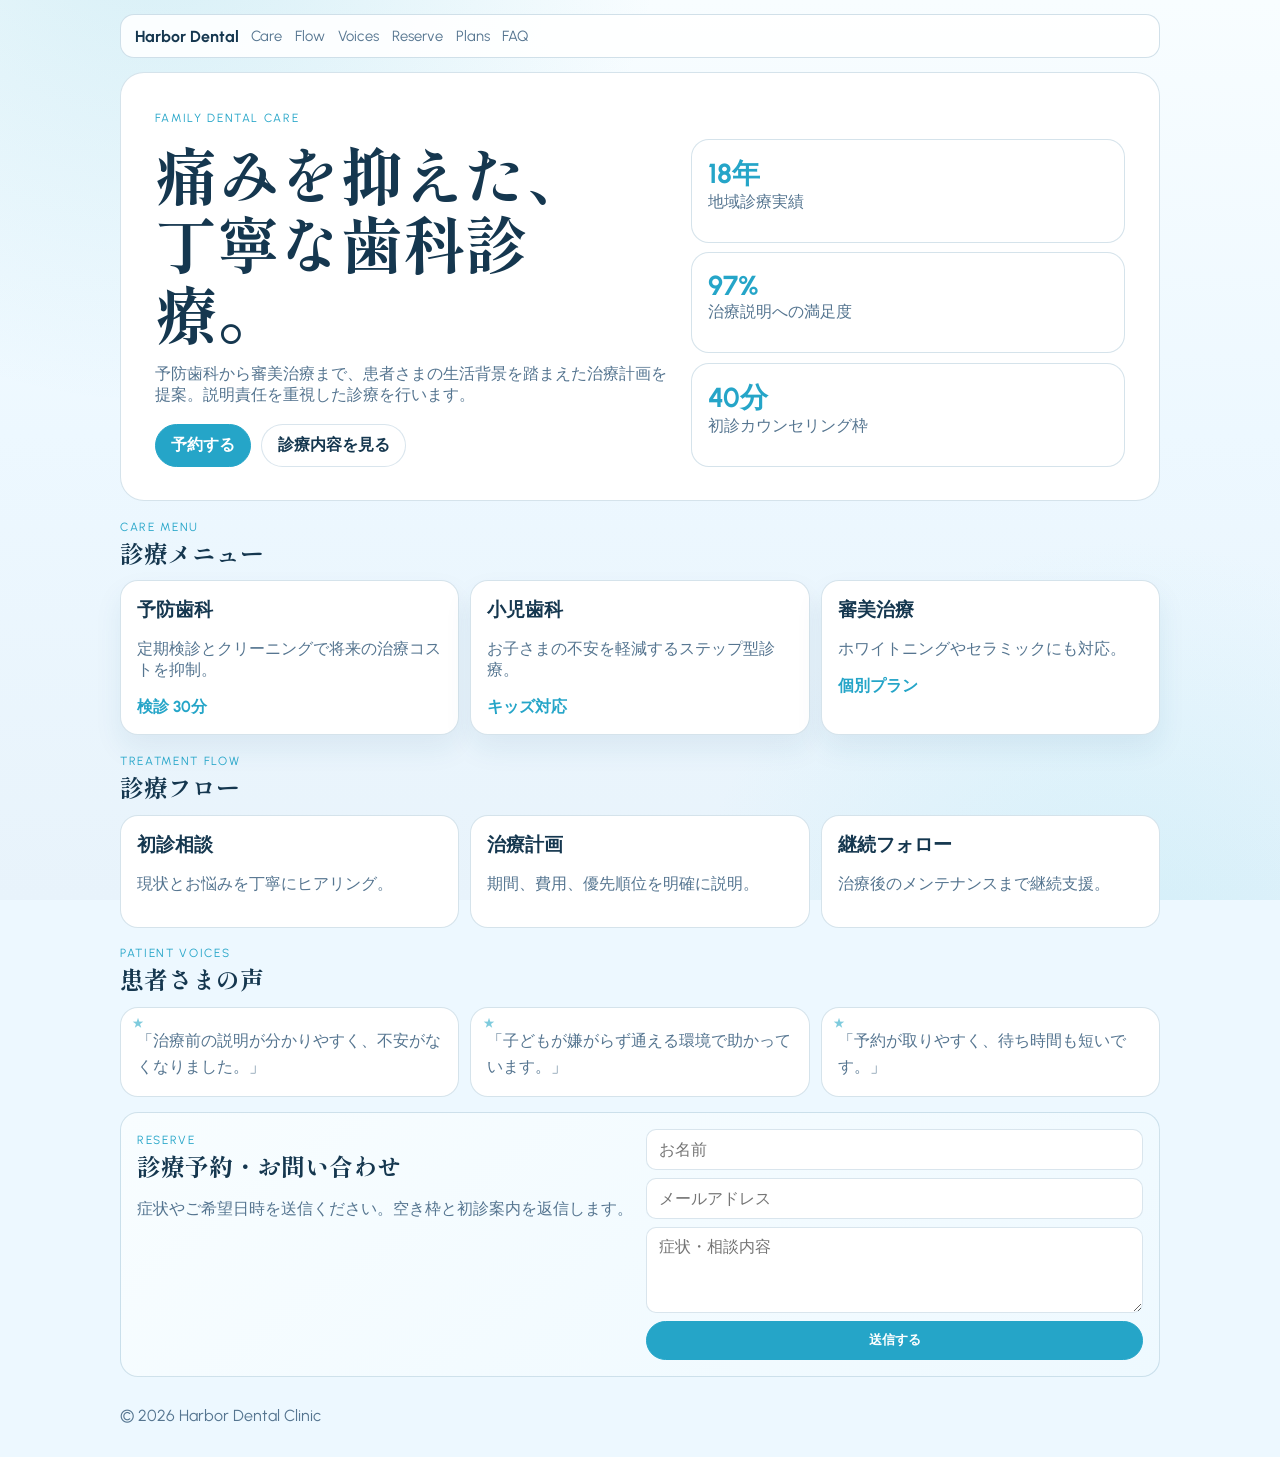
<file: index.html>
<!doctype html>
<html lang="ja">
  <head>
    <meta charset="UTF-8" />
    <meta name="viewport" content="width=device-width, initial-scale=1.0" />
    <title>Harbor Dental Clinic</title>
    <link rel="preconnect" href="https://fonts.googleapis.com" />
    <link rel="preconnect" href="https://fonts.gstatic.com" crossorigin />
    <link href="https://fonts.googleapis.com/css2?family=Shippori+Mincho:wght@500;700&family=Urbanist:wght@400;500;700&display=swap" rel="stylesheet" />
    <link rel="stylesheet" href="styles.css" />
  </head>
  <body>
    <div class="bg-layer"></div>
    <header class="site-header container">
      <a class="brand" href="#top">Harbor Dental</a>
      <button class="menu-toggle" aria-expanded="false" aria-label="メニュー">☰</button>
      <nav class="nav-links">
        <a href="#care">Care</a>
        <a href="#flow">Flow</a>
        <a href="#voices">Voices</a>
        <a href="#reserve">Reserve</a>
              <a href="plans.html">Plans</a>
        <a href="faq.html">FAQ</a>
      </nav>
    </header>

    <main id="top" class="container">
      <section class="hero reveal">
        <span class="badge">FAMILY DENTAL CARE</span>
        <div class="hero-grid">
          <div>
            <h1>痛みを抑えた、丁寧な歯科診療。</h1>
            <p class="lead">予防歯科から審美治療まで、患者さまの生活背景を踏まえた治療計画を提案。説明責任を重視した診療を行います。</p>
            <div class="hero-actions">
              <a class="btn primary" href="#reserve">予約する</a>
              <a class="btn ghost" href="#care">診療内容を見る</a>
            </div>
          </div>
          <aside class="hero-stats">
            <article><strong data-count="18" data-suffix="年">0年</strong><span>地域診療実績</span></article>
            <article><strong data-count="97" data-suffix="%">0%</strong><span>治療説明への満足度</span></article>
            <article><strong data-count="40" data-suffix="分">0分</strong><span>初診カウンセリング枠</span></article>
          </aside>
        </div>
      </section>

      <section class="section reveal" id="care">
        <div class="section-head"><span class="eyebrow">CARE MENU</span><h2>診療メニュー</h2></div>
        <div class="card-grid three">
          <article class="card"><h3>予防歯科</h3><p>定期検診とクリーニングで将来の治療コストを抑制。</p><strong>検診 30分</strong></article>
          <article class="card"><h3>小児歯科</h3><p>お子さまの不安を軽減するステップ型診療。</p><strong>キッズ対応</strong></article>
          <article class="card"><h3>審美治療</h3><p>ホワイトニングやセラミックにも対応。</p><strong>個別プラン</strong></article>
        </div>
      </section>

      <section class="section reveal" id="flow">
        <div class="section-head"><span class="eyebrow">TREATMENT FLOW</span><h2>診療フロー</h2></div>
        <div class="process-list">
          <article><h3>初診相談</h3><p>現状とお悩みを丁寧にヒアリング。</p></article>
          <article><h3>治療計画</h3><p>期間、費用、優先順位を明確に説明。</p></article>
          <article><h3>継続フォロー</h3><p>治療後のメンテナンスまで継続支援。</p></article>
        </div>
      </section>

      <section class="section reveal" id="voices">
        <div class="section-head"><span class="eyebrow">PATIENT VOICES</span><h2>患者さまの声</h2></div>
        <div class="review-grid">
          <blockquote>「治療前の説明が分かりやすく、不安がなくなりました。」</blockquote>
          <blockquote>「子どもが嫌がらず通える環境で助かっています。」</blockquote>
          <blockquote>「予約が取りやすく、待ち時間も短いです。」</blockquote>
        </div>
      </section>

      <section class="section reveal" id="reserve">
        <div class="contact-panel">
          <div>
            <span class="eyebrow">RESERVE</span>
            <h2>診療予約・お問い合わせ</h2>
            <p>症状やご希望日時を送信ください。空き枠と初診案内を返信します。</p>
          </div>
          <form class="contact-form">
            <input type="text" placeholder="お名前" required />
            <input type="email" placeholder="メールアドレス" required />
            <textarea placeholder="症状・相談内容"></textarea>
            <button type="submit" class="btn primary">送信する</button>
          </form>
        </div>
      </section>
    </main>

    <footer class="container">© <span id="year"></span> Harbor Dental Clinic</footer>
    <div class="toast" id="toast">ご連絡ありがとうございます。受付より返信します。</div>
    <script src="app.js"></script>
  </body>
</html>
</file>
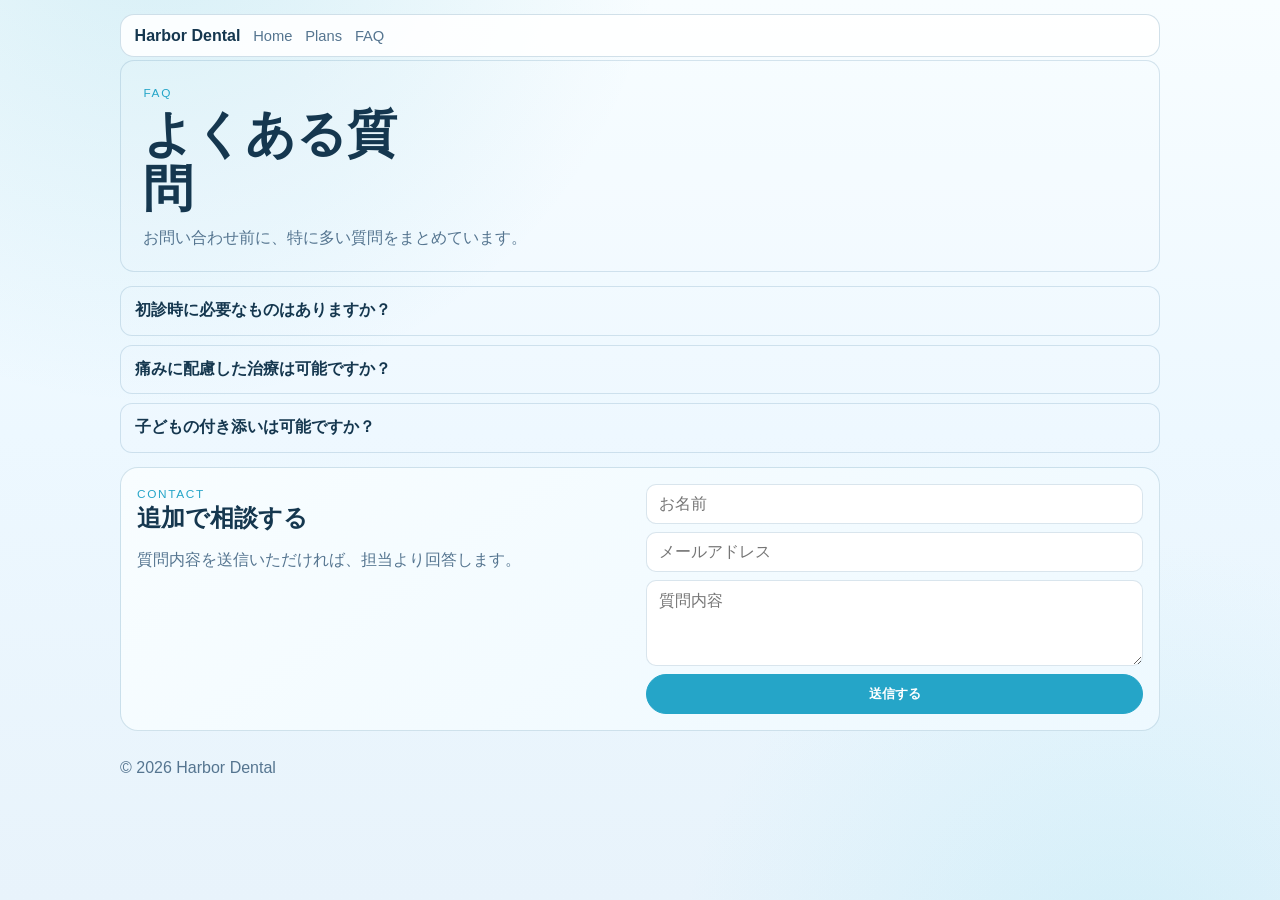
<file: faq.html>
<!doctype html>
<html lang="ja">
  <head>
    <meta charset="UTF-8" />
    <meta name="viewport" content="width=device-width, initial-scale=1.0" />
    <title>Harbor Dental | FAQ</title>
    <link rel="preconnect" href="https://fonts.googleapis.com" />
    <link rel="preconnect" href="https://fonts.gstatic.com" crossorigin />
    <link rel="stylesheet" href="styles.css" />
  </head>
  <body class="extra-page">
    <div class="bg-layer"></div>
    <header class="site-header container">
      <a class="brand" href="index.html">Harbor Dental</a>
      <button class="menu-toggle" aria-expanded="false" aria-label="メニュー">☰</button>
      <nav class="nav-links">
        <a href="index.html">Home</a>
        <a href="plans.html">Plans</a>
        <a href="faq.html">FAQ</a>
      </nav>
    </header>

    <main class="container">
      <section class="subhero reveal">
        <span class="eyebrow">FAQ</span>
        <h1>よくある質問</h1>
        <p>お問い合わせ前に、特に多い質問をまとめています。</p>
      </section>

      <section class="section reveal">
        <div class="faq-list">
          <article class="faq-item">
            <button class="faq-question" type="button" aria-expanded="false">初診時に必要なものはありますか？</button>
            <div class="faq-answer">保険証と、お薬手帳（あれば）をご持参ください。</div>
          </article>
          <article class="faq-item">
            <button class="faq-question" type="button" aria-expanded="false">痛みに配慮した治療は可能ですか？</button>
            <div class="faq-answer">麻酔方法を含め、痛みを抑える選択肢を説明します。</div>
          </article>
          <article class="faq-item">
            <button class="faq-question" type="button" aria-expanded="false">子どもの付き添いは可能ですか？</button>
            <div class="faq-answer">可能です。キッズ対応時間帯も用意しています。</div>
          </article>
        </div>
      </section>

      <section class="section reveal">
        <div class="contact-panel">
          <div>
            <span class="eyebrow">CONTACT</span>
            <h2>追加で相談する</h2>
            <p>質問内容を送信いただければ、担当より回答します。</p>
          </div>
          <form class="contact-form">
            <input type="text" placeholder="お名前" required />
            <input type="email" placeholder="メールアドレス" required />
            <textarea placeholder="質問内容"></textarea>
            <button type="submit" class="btn primary">送信する</button>
          </form>
        </div>
      </section>
    </main>

    <footer class="container">© <span id="year"></span> Harbor Dental</footer>
    <div class="toast" id="toast">お問い合わせありがとうございます。順次返信します。</div>
    <script src="app.js"></script>
  </body>
</html>
</file>
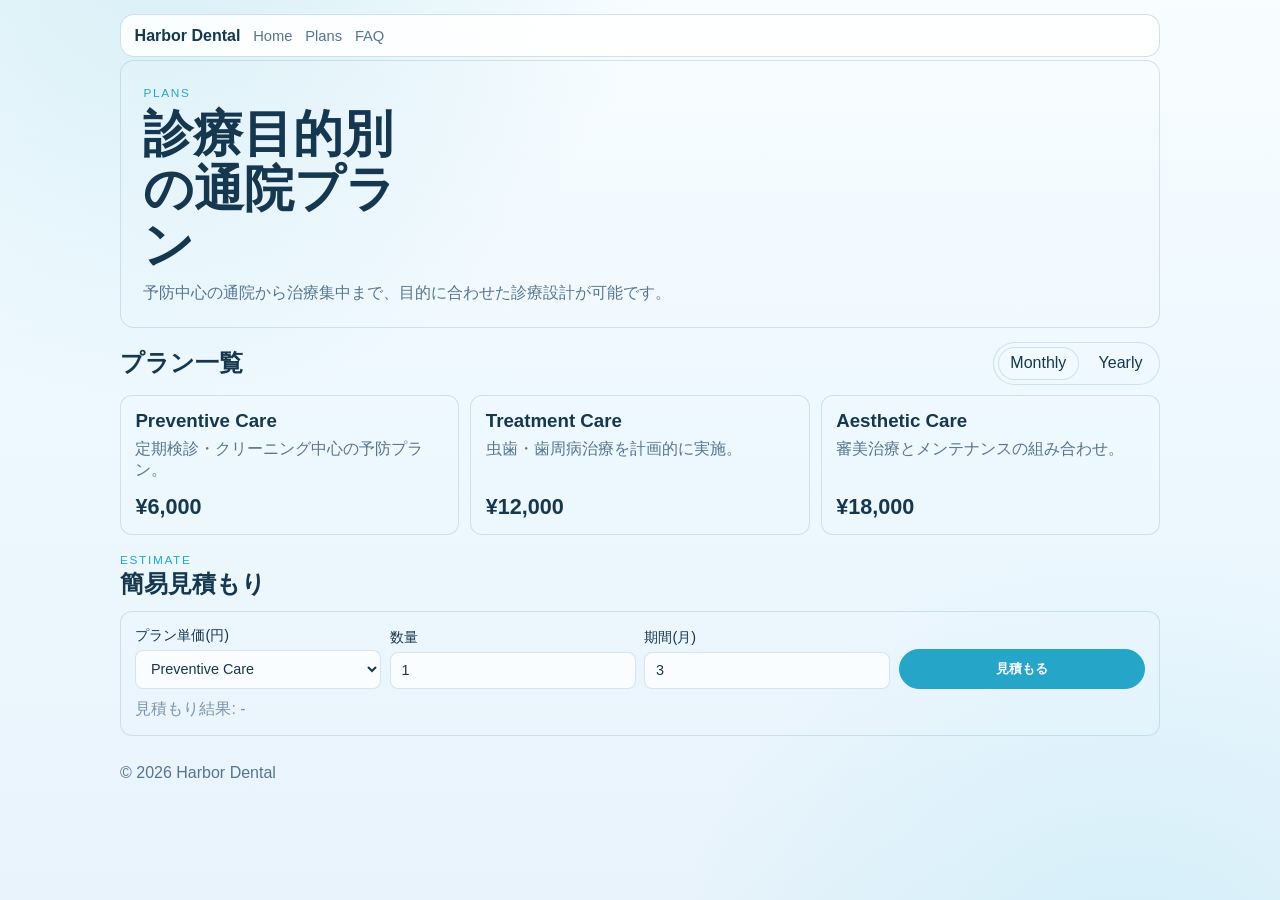
<file: plans.html>
<!doctype html>
<html lang="ja">
  <head>
    <meta charset="UTF-8" />
    <meta name="viewport" content="width=device-width, initial-scale=1.0" />
    <title>Harbor Dental | Plans</title>
    <link rel="preconnect" href="https://fonts.googleapis.com" />
    <link rel="preconnect" href="https://fonts.gstatic.com" crossorigin />
    <link rel="stylesheet" href="styles.css" />
  </head>
  <body class="extra-page">
    <div class="bg-layer"></div>
    <header class="site-header container">
      <a class="brand" href="index.html">Harbor Dental</a>
      <button class="menu-toggle" aria-expanded="false" aria-label="メニュー">☰</button>
      <nav class="nav-links">
        <a href="index.html">Home</a>
        <a href="plans.html">Plans</a>
        <a href="faq.html">FAQ</a>
      </nav>
    </header>

    <main class="container">
      <section class="subhero reveal">
        <span class="eyebrow">PLANS</span>
        <h1>診療目的別の通院プラン</h1>
        <p>予防中心の通院から治療集中まで、目的に合わせた診療設計が可能です。</p>
      </section>

      <section class="section reveal" data-pricing>
        <div class="pricing-head">
          <h2>プラン一覧</h2>
          <div class="pricing-mode">
            <button class="mode-btn active" type="button" data-mode="monthly">Monthly</button>
            <button class="mode-btn" type="button" data-mode="yearly">Yearly</button>
          </div>
        </div>

        <div class="pricing-cards">
          <article class="price-card">
            <h3>Preventive Care</h3>
            <p>定期検診・クリーニング中心の予防プラン。</p>
            <strong>¥<span data-price data-monthly="6000" data-yearly="66000">6000</span></strong>
          </article>
          <article class="price-card">
            <h3>Treatment Care</h3>
            <p>虫歯・歯周病治療を計画的に実施。</p>
            <strong>¥<span data-price data-monthly="12000" data-yearly="132000">12000</span></strong>
          </article>
          <article class="price-card">
            <h3>Aesthetic Care</h3>
            <p>審美治療とメンテナンスの組み合わせ。</p>
            <strong>¥<span data-price data-monthly="18000" data-yearly="198000">18000</span></strong>
          </article>
        </div>
      </section>

      <section class="section reveal">
        <div class="section-head">
          <span class="eyebrow">ESTIMATE</span>
          <h2>簡易見積もり</h2>
        </div>
        <div class="calc-box">
          <form class="calc-form">
            <label>
              プラン単価(円)
              <select name="unit_price">
                <option value="6000">Preventive Care</option>
                <option value="12000">Treatment Care</option>
                <option value="18000">Aesthetic Care</option>
              </select>
            </label>
            <label>
              数量
              <input type="number" name="quantity" min="1" value="1" />
            </label>
            <label>
              期間(月)
              <input type="number" name="months" min="1" value="3" />
            </label>
            <button type="submit" class="btn primary">見積もる</button>
          </form>
          <p class="calc-result" aria-live="polite">見積もり結果: -</p>
        </div>
      </section>
    </main>

    <footer class="container">© <span id="year"></span> Harbor Dental</footer>
    <div class="toast" id="toast">更新内容を反映しました。</div>
    <script src="app.js"></script>
  </body>
</html>
</file>
<file: styles.css>
:root {
  --bg: #edf8ff;
  --card: #ffffff;
  --text: #15374f;
  --muted: #557590;
  --line: rgba(105, 153, 183, 0.25);
  --accent: #25a5c8;
  --accent-soft: #90e1f1;
}

* { box-sizing: border-box; }

body {
  margin: 0;
  color: var(--text);
  font-family: "Urbanist", sans-serif;
  background: #edf8ff;
}

.bg-layer {
  position: fixed;
  inset: 0;
  z-index: -1;
  background:
    radial-gradient(circle at 12% -12%, rgba(37, 165, 200, 0.17), transparent 34%),
    radial-gradient(circle at 88% 110%, rgba(144, 225, 241, 0.25), transparent 30%),
    linear-gradient(180deg, #f8fdff, #edf8ff 48%, #e8f3fb);
}

.container {
  width: min(1040px, 92vw);
  margin: 0 auto;
}

.site-header {
  margin-top: 0.9rem;
  padding: 0.7rem 0.85rem;
  display: grid;
  grid-template-columns: auto auto 1fr;
  gap: 0.8rem;
  align-items: center;
  background: rgba(255, 255, 255, 0.88);
  border: 1px solid rgba(105, 153, 183, 0.3);
  border-radius: 14px;
}

.brand {
  color: var(--text);
  text-decoration: none;
  font-weight: 700;
}

.menu-toggle { display: none; }

.nav-links {
  justify-self: end;
  display: flex;
  gap: 0.8rem;
}

.nav-links a {
  text-decoration: none;
  color: var(--muted);
  font-size: 0.92rem;
}

.hero {
  margin-top: 0.9rem;
  background: var(--card);
  border: 1px solid rgba(105, 153, 183, 0.28);
  border-radius: 24px;
  padding: 2.1rem;
}

.badge,
.eyebrow {
  display: inline-block;
  color: var(--accent);
  letter-spacing: 0.14em;
  font-size: 0.74rem;
}

.hero-grid {
  margin-top: 0.8rem;
  display: grid;
  grid-template-columns: 1.2fr 1fr;
  gap: 0.9rem;
}

h1,
h2,
h3 { margin: 0; }

h1,
h2 {
  font-family: "Shippori Mincho", serif;
}

h1 {
  font-size: clamp(2rem, 5.8vw, 3.9rem);
  line-height: 1.12;
  max-width: 12ch;
}

.lead {
  margin: 1rem 0 1.1rem;
  color: var(--muted);
  max-width: 56ch;
}

.hero-actions {
  display: flex;
  gap: 0.65rem;
  flex-wrap: wrap;
}

.btn {
  text-decoration: none;
  border: 1px solid var(--line);
  border-radius: 999px;
  padding: 0.62rem 0.95rem;
  font-weight: 700;
}

.btn.primary {
  background: var(--accent);
  color: #fff;
  border-color: var(--accent);
}

.btn.ghost { color: var(--text); background: #fff; }

.hero-stats {
  display: grid;
  gap: 0.6rem;
}

.hero-stats article,
.card,
.process-list article,
.review-grid blockquote,
.contact-panel {
  border: 1px solid rgba(105, 153, 183, 0.28);
  background: var(--card);
  border-radius: 18px;
  padding: 1rem;
}

.hero-stats strong { display: block; font-size: 1.72rem; color: var(--accent); }
.hero-stats span,
.card p,
.process-list p,
.review-grid blockquote,
.contact-panel p { color: var(--muted); }

.section { margin-top: 0.9rem; }
.section-head { margin-bottom: 0.68rem; }

.card-grid,
.process-list,
.review-grid { display: grid; gap: 0.7rem; }
.card-grid.three,
.process-list,
.review-grid { grid-template-columns: repeat(3, minmax(0, 1fr)); }

.card {
  box-shadow: 0 14px 28px rgba(31, 92, 122, 0.08);
}

.card strong { color: var(--accent); }

.review-grid blockquote {
  margin: 0;
  line-height: 1.64;
  position: relative;
  padding-top: 1.25rem;
}

.review-grid blockquote::before {
  content: "★";
  position: absolute;
  top: 0.3rem;
  left: 0.7rem;
  color: #7ecbdd;
  font-size: 0.78rem;
}

.contact-panel {
  display: grid;
  grid-template-columns: 1fr 1fr;
  gap: 0.75rem;
  background: linear-gradient(145deg, #f8fdff, #eef9ff);
}

.contact-form { display: grid; gap: 0.5rem; }

.contact-form input,
.contact-form textarea {
  width: 100%;
  border: 1px solid var(--line);
  border-radius: 10px;
  background: #fff;
  color: var(--text);
  padding: 0.62rem 0.72rem;
  font: inherit;
}

.contact-form textarea { min-height: 86px; resize: vertical; }

footer {
  padding: 1.8rem 0 2rem;
  color: var(--muted);
}

.toast {
  position: fixed;
  right: 16px;
  bottom: 16px;
  background: #0f4860;
  color: #ecf9ff;
  border-radius: 10px;
  padding: 0.64rem 0.88rem;
  opacity: 0;
  transform: translateY(10px);
  pointer-events: none;
  transition: 220ms ease;
}

.toast.show { opacity: 1; transform: translateY(0); }

.reveal {
  opacity: 0;
  transform: translateY(16px);
  transition: 440ms ease;
}

.reveal.in { opacity: 1; transform: translateY(0); }

@media (max-width: 860px) {
  .menu-toggle {
    display: inline-block;
    background: #fff;
    color: var(--text);
    border: 1px solid var(--line);
    border-radius: 9px;
    padding: 0.35rem 0.6rem;
  }

  .nav-links {
    display: none;
    position: absolute;
    right: 4vw;
    top: 58px;
    flex-direction: column;
    background: #ffffff;
    border: 1px solid var(--line);
    border-radius: 12px;
    padding: 0.7rem;
  }

  .nav-links.open { display: flex; }

  .hero-grid,
  .card-grid.three,
  .process-list,
  .review-grid,
  .contact-panel { grid-template-columns: 1fr; }
}

/* EXTRA PAGES */
.extra-page .site-header {
  margin-bottom: 0.2rem;
}

.subhero {
  padding: 1.4rem;
  border: 1px solid var(--line);
  border-radius: 14px;
  background: var(--panel, var(--paper, rgba(255, 255, 255, 0.08)));
}

.subhero h1 {
  margin: 0.35rem 0 0.6rem;
  font-size: clamp(1.8rem, 5vw, 3.1rem);
}

.subhero p {
  margin: 0;
  color: var(--muted);
  max-width: 64ch;
}

.pricing-head {
  display: flex;
  justify-content: space-between;
  align-items: center;
  gap: 0.8rem;
  margin-bottom: 0.65rem;
}

.pricing-mode {
  display: inline-flex;
  gap: 0.45rem;
  padding: 0.25rem;
  border: 1px solid var(--line);
  border-radius: 999px;
  background: rgba(255, 255, 255, 0.04);
}

.mode-btn {
  border: 1px solid transparent;
  border-radius: 999px;
  padding: 0.4rem 0.72rem;
  background: transparent;
  color: inherit;
  font: inherit;
  cursor: pointer;
}

.mode-btn.active {
  border-color: var(--line);
  background: rgba(255, 255, 255, 0.12);
}

.pricing-cards {
  display: grid;
  grid-template-columns: repeat(3, minmax(0, 1fr));
  gap: 0.7rem;
}

.price-card {
  border: 1px solid var(--line);
  border-radius: 12px;
  padding: 0.9rem;
  background: var(--panel, var(--paper, rgba(255, 255, 255, 0.08)));
}

.price-card h3 {
  margin: 0 0 0.4rem;
}

.price-card p {
  margin: 0;
  color: var(--muted);
  min-height: 2.8em;
}

.price-card strong {
  display: inline-block;
  margin-top: 0.65rem;
  font-size: 1.35rem;
}

.calc-box {
  border: 1px solid var(--line);
  border-radius: 12px;
  padding: 0.9rem;
  background: var(--panel, var(--paper, rgba(255, 255, 255, 0.08)));
}

.calc-form {
  display: grid;
  grid-template-columns: repeat(4, minmax(0, 1fr));
  gap: 0.55rem;
  align-items: end;
}

.calc-form label {
  display: grid;
  gap: 0.32rem;
  font-size: 0.9rem;
}

.calc-form select,
.calc-form input {
  width: 100%;
  border: 1px solid var(--line);
  border-radius: 8px;
  padding: 0.58rem 0.66rem;
  background: rgba(255, 255, 255, 0.75);
  color: inherit;
  font: inherit;
}

.calc-result {
  margin: 0.65rem 0 0;
  color: var(--muted);
  opacity: 0.75;
}

.calc-result.show {
  opacity: 1;
}

.faq-list {
  display: grid;
  gap: 0.55rem;
}

.faq-item {
  border: 1px solid var(--line);
  border-radius: 12px;
  overflow: hidden;
  background: var(--panel, var(--paper, rgba(255, 255, 255, 0.08)));
}

.faq-question {
  width: 100%;
  text-align: left;
  background: transparent;
  border: 0;
  border-bottom: 1px solid transparent;
  color: inherit;
  font: inherit;
  font-weight: 700;
  padding: 0.8rem 0.9rem;
  cursor: pointer;
}

.faq-item.open .faq-question {
  border-bottom-color: var(--line);
}

.faq-answer {
  display: none;
  padding: 0.72rem 0.9rem;
  color: var(--muted);
}

.faq-item.open .faq-answer {
  display: block;
}

@media (max-width: 860px) {
  .pricing-head {
    flex-direction: column;
    align-items: flex-start;
  }

  .pricing-cards {
    grid-template-columns: 1fr;
  }

  .calc-form {
    grid-template-columns: 1fr;
  }
}
</file>
